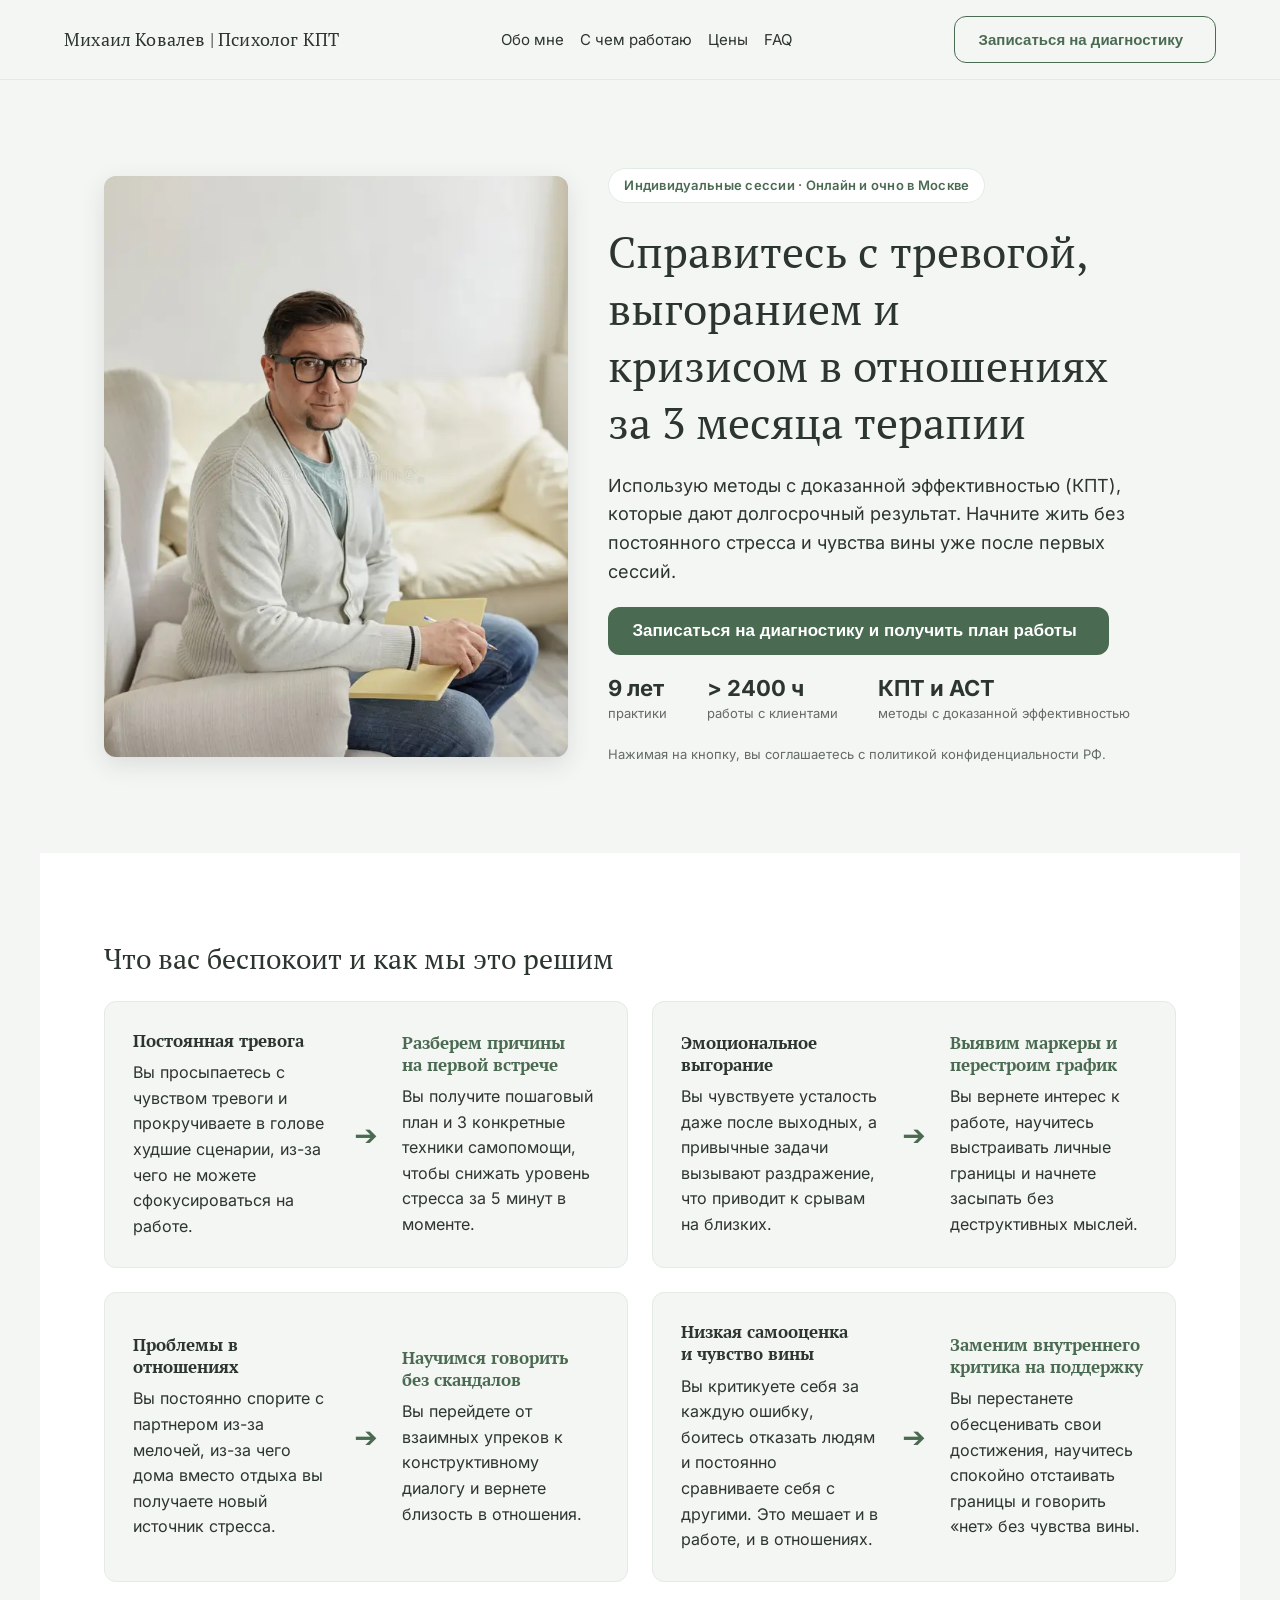
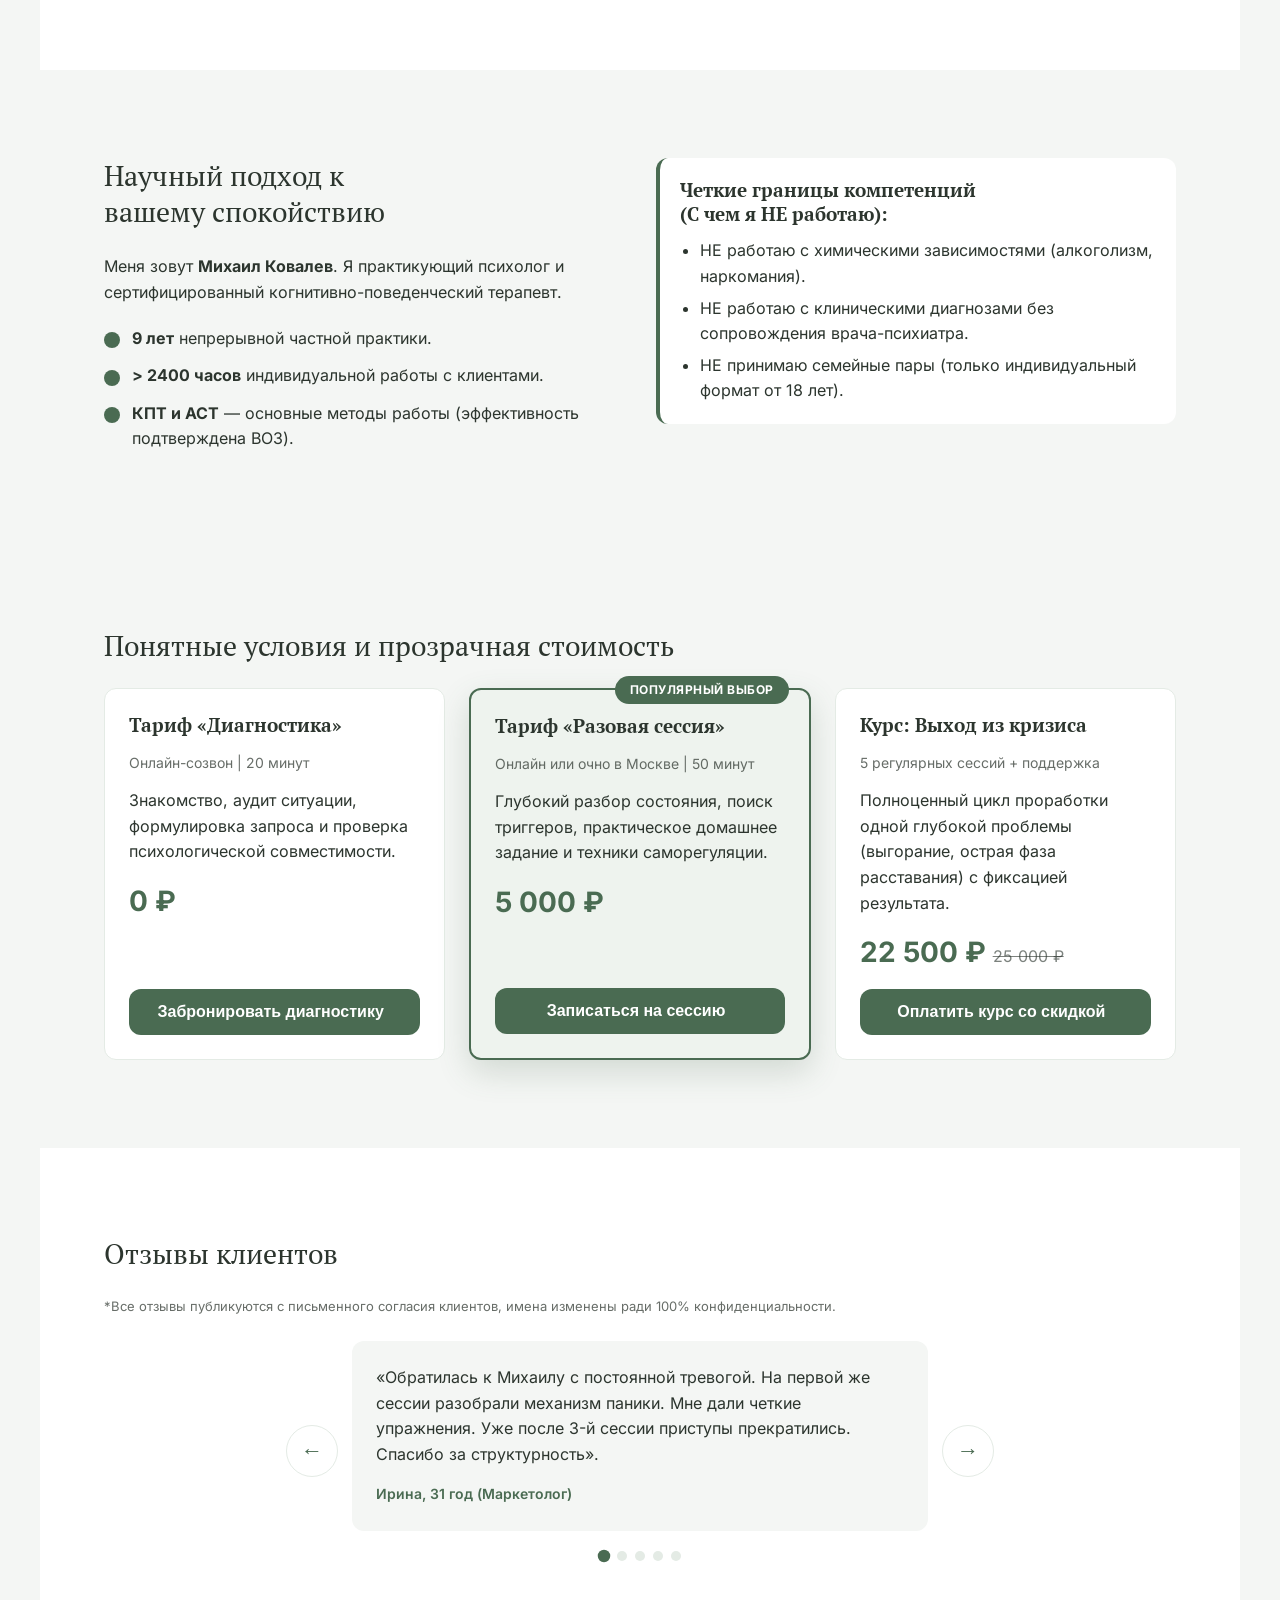
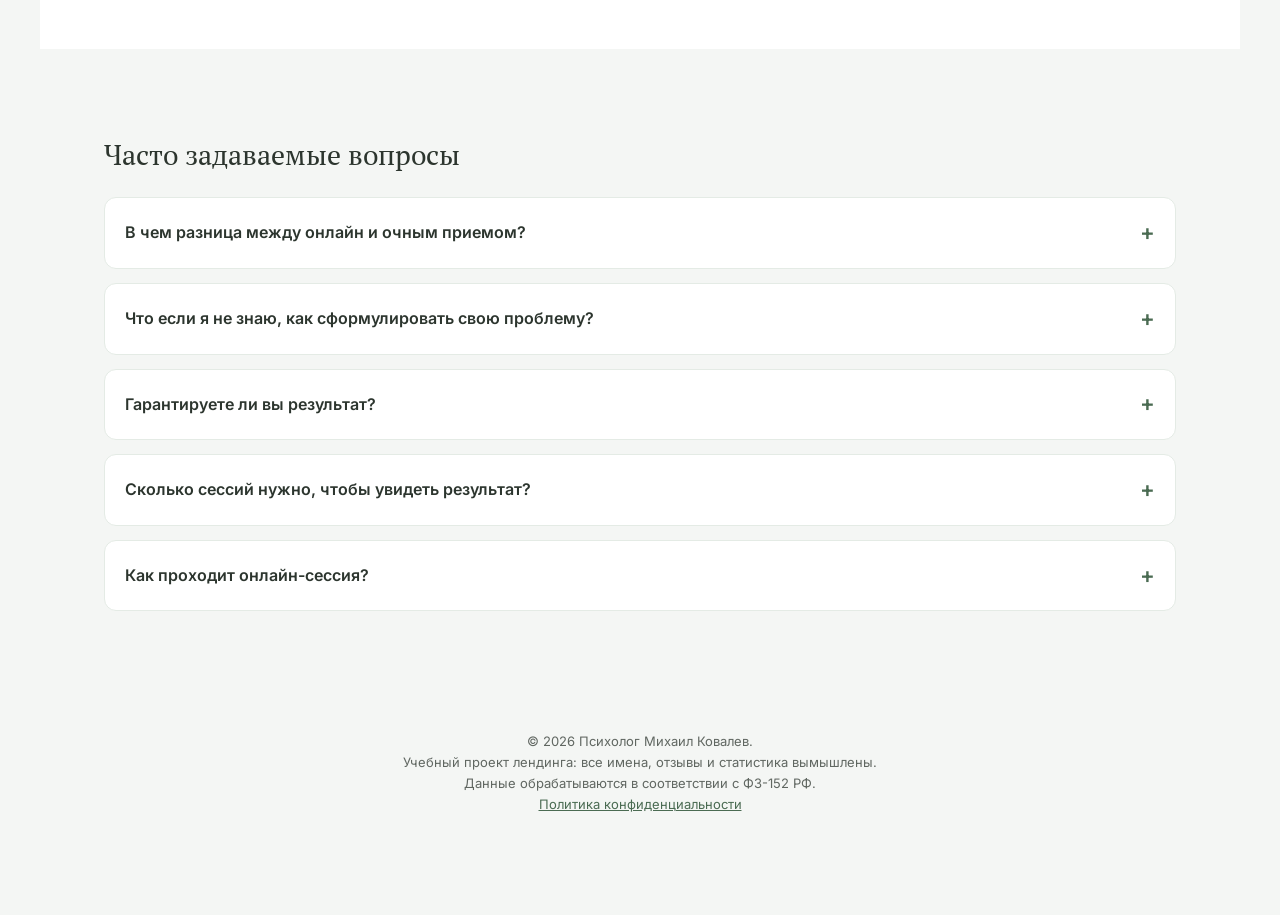
<file: index.html>
<!DOCTYPE html>
<html lang="ru">
<head>
  <meta charset="UTF-8">
  <meta name="viewport" content="width=device-width, initial-scale=1.0">
  <meta name="description" content="Психолог Михаил Ковалев. Когнитивно-поведенческая терапия тревоги, выгорания и кризиса в отношениях. Онлайн и очно в Москве.">
  <title>Михаил Ковалев — Психолог КПТ</title>
  <link rel="icon" type="image/svg+xml" href="assets/favicon.svg">
  <link rel="icon" type="image/png" sizes="32x32" href="assets/favicon.png">
  <link rel="stylesheet" href="assets/fonts.css">
  <link rel="stylesheet" href="styles.css">
  <script src="script.js" defer></script>
</head>
<body>

  <!-- БЛОК: ШАПКА САЙТА -->
  <header class="header">
    <div class="logo">Михаил Ковалев | Психолог КПТ</div>
    <nav class="nav" aria-label="Главное меню">
      <a href="#about">Обо мне</a>
      <a href="#pain">С чем работаю</a>
      <a href="#prices">Цены</a>
      <a href="#faq">FAQ</a>
    </nav>
    <button class="btn btn--ghost btn--header js-open-modal" data-modal-title="Запись на диагностическую сессию">Записаться на диагностику</button>
  </header>

  <main>
    <!-- БЛОК 1: ГЛАВНЫЙ ЭКРАН (HERO) -->
    <section id="hero" class="hero">
      <div class="hero__content">
        <span class="hero__badge">Индивидуальные сессии · Онлайн и очно в Москве</span>
        <h1 class="hero__title">Справитесь с тревогой, выгоранием и кризисом в отношениях за&nbsp;3&nbsp;месяца терапии</h1>
        <p class="hero__subtitle">Использую методы с доказанной эффективностью (КПТ), которые дают долгосрочный результат. Начните жить без постоянного стресса и чувства вины уже после первых сессий.</p>
        <button class="btn btn--hero js-open-modal" data-modal-title="Запись на диагностическую сессию">Записаться на диагностику и получить план работы</button>
        <ul class="hero__stats" aria-label="Опыт и подход">
          <li><strong>9&nbsp;лет</strong><span>практики</span></li>
          <li><strong>&gt; 2400&nbsp;ч</strong><span>работы с клиентами</span></li>
          <li><strong>КПТ и АСТ</strong><span>методы с доказанной эффективностью</span></li>
        </ul>
        <span class="hero__microtext">Нажимая на кнопку, вы соглашаетесь с политикой конфиденциальности РФ.</span>
      </div>
      <div class="hero__image">
        <img src="assets/portrait-psychologist.webp" alt="Психолог Михаил Ковалев" width="600" height="900" decoding="async">
      </div>
    </section>

    <!-- БЛОК 2: БОЛИ И РЕШЕНИЯ -->
    <section id="pain" class="pain-resolved">
      <h2>Что вас беспокоит и как мы это решим</h2>
      <div class="grid-container">
        <article class="card-pair">
          <div class="card-pair__pain">
            <h3>Постоянная тревога</h3>
            <p>Вы просыпаетесь с чувством тревоги и прокручиваете в голове худшие сценарии, из-за чего не можете сфокусироваться на работе.</p>
          </div>
          <div class="card-pair__arrow" aria-hidden="true">➔</div>
          <div class="card-pair__resolution">
            <h3>Разберем причины на первой встрече</h3>
            <p>Вы получите пошаговый план и&nbsp;3&nbsp;конкретные техники самопомощи, чтобы снижать уровень стресса за&nbsp;5&nbsp;минут в моменте.</p>
          </div>
        </article>

        <article class="card-pair">
          <div class="card-pair__pain">
            <h3>Эмоциональное выгорание</h3>
            <p>Вы чувствуете усталость даже после выходных, а привычные задачи вызывают раздражение, что приводит к срывам на близких.</p>
          </div>
          <div class="card-pair__arrow" aria-hidden="true">➔</div>
          <div class="card-pair__resolution">
            <h3>Выявим маркеры и перестроим график</h3>
            <p>Вы вернете интерес к работе, научитесь выстраивать личные границы и начнете засыпать без деструктивных мыслей.</p>
          </div>
        </article>

        <article class="card-pair">
          <div class="card-pair__pain">
            <h3>Проблемы в отношениях</h3>
            <p>Вы постоянно спорите с партнером из-за мелочей, из-за чего дома вместо отдыха вы получаете новый источник стресса.</p>
          </div>
          <div class="card-pair__arrow" aria-hidden="true">➔</div>
          <div class="card-pair__resolution">
            <h3>Научимся говорить без скандалов</h3>
            <p>Вы перейдете от взаимных упреков к конструктивному диалогу и вернете близость в отношения.</p>
          </div>
        </article>

        <article class="card-pair">
          <div class="card-pair__pain">
            <h3>Низкая самооценка и чувство вины</h3>
            <p>Вы критикуете себя за каждую ошибку, боитесь отказать людям и постоянно сравниваете себя с другими. Это мешает и в работе, и в отношениях.</p>
          </div>
          <div class="card-pair__arrow" aria-hidden="true">➔</div>
          <div class="card-pair__resolution">
            <h3>Заменим внутреннего критика на поддержку</h3>
            <p>Вы перестанете обесценивать свои достижения, научитесь спокойно отстаивать границы и говорить «нет» без чувства вины.</p>
          </div>
        </article>
      </div>
    </section>

    <!-- БЛОК 3: ОБО МНЕ -->
    <section id="about" class="about">
      <div class="about__text">
        <h2>Научный подход к вашему спокойствию</h2>
        <p>Меня зовут <strong>Михаил Ковалев</strong>. Я практикующий психолог и сертифицированный когнитивно-поведенческий терапевт.</p>
        <ul class="about__facts">
          <li><strong>9&nbsp;лет</strong> непрерывной частной практики.</li>
          <li><strong>&gt; 2400&nbsp;часов</strong> индивидуальной работы с клиентами.</li>
          <li><strong>КПТ и АСТ</strong>&nbsp;— основные методы работы (эффективность подтверждена ВОЗ).</li>
        </ul>
      </div>
      <div class="about__borders">
        <h3>Четкие границы компетенций (С чем я НЕ работаю):</h3>
        <ul>
          <li>НЕ работаю с химическими зависимостями (алкоголизм, наркомания).</li>
          <li>НЕ работаю с клиническими диагнозами без сопровождения врача-психиатра.</li>
          <li>НЕ принимаю семейные пары (только индивидуальный формат от&nbsp;18&nbsp;лет).</li>
        </ul>
      </div>
    </section>

    <!-- БЛОК 4: УСЛУГИ И ЦЕНЫ -->
    <section id="prices" class="prices">
      <h2>Понятные условия и прозрачная стоимость</h2>
      <div class="prices__grid">
        <div class="price-card">
          <h3>Тариф «Диагностика»</h3>
          <p class="price-card__format">Онлайн-созвон | 20&nbsp;минут</p>
          <p class="price-card__desc">Знакомство, аудит ситуации, формулировка запроса и проверка психологической совместимости.</p>
          <div class="price-card__cost">0&nbsp;₽</div>
          <button class="btn btn--card js-open-modal" data-modal-title="Бронирование бесплатной диагностики">Забронировать диагностику</button>
        </div>

        <div class="price-card price-card--popular">
          <span class="price-card__badge">Популярный выбор</span>
          <h3>Тариф «Разовая сессия»</h3>
          <p class="price-card__format">Онлайн или очно в Москве | 50&nbsp;минут</p>
          <p class="price-card__desc">Глубокий разбор состояния, поиск триггеров, практическое домашнее задание и техники саморегуляции.</p>
          <div class="price-card__cost">5&nbsp;000&nbsp;₽</div>
          <button class="btn btn--card js-open-modal" data-modal-title="Запись на разовую сессию">Записаться на сессию</button>
        </div>

        <div class="price-card">
          <h3>Курс: Выход из кризиса</h3>
          <p class="price-card__format">5&nbsp;регулярных сессий + поддержка</p>
          <p class="price-card__desc">Полноценный цикл проработки одной глубокой проблемы (выгорание, острая фаза расставания) с фиксацией результата.</p>
          <div class="price-card__cost">22&nbsp;500&nbsp;₽ <span class="old-price">25&nbsp;000&nbsp;₽</span></div>
          <button class="btn btn--card js-open-modal" data-modal-title="Оформление курса «Выход из кризиса»" data-modal-subtitle="">Оплатить курс со скидкой</button>
        </div>
      </div>
    </section>

    <!-- БЛОК 5: ОТЗЫВЫ -->
    <section id="reviews" class="reviews">
      <h2>Отзывы клиентов</h2>
      <p class="reviews__disclaimer">*Все отзывы публикуются с письменного согласия клиентов, имена изменены ради 100% конфиденциальности.</p>
      <div class="slider-wrapper">
        <button type="button" class="slider-btn slider-btn--prev" aria-label="Предыдущий отзыв">&larr;</button>

        <div class="reviews__slider">
          <!-- Отзыв 1 (Активный по умолчанию) -->
          <blockquote class="review-bubble active">
            <p>«Обратилась к Михаилу с постоянной тревогой. На первой же сессии разобрали механизм паники. Мне дали четкие упражнения. Уже после 3-й сессии приступы прекратились. Спасибо за структурность».</p>
            <cite>Ирина, 31&nbsp;год (Маркетолог)</cite>
          </blockquote>

          <!-- Отзыв 2 -->
          <blockquote class="review-bubble">
            <p>«Был жесткий кризис в бизнесе. Михаила выбрал за конкретику&nbsp;— без эзотерики. За&nbsp;3&nbsp;встречи паника ушла, за пару месяцев полностью вернул контроль над эмоциональным фоном».</p>
            <cite>Артем, 36&nbsp;лет (Предприниматель)</cite>
          </blockquote>

          <!-- Отзыв 3 -->
          <blockquote class="review-bubble">
            <p>«Пришла с проблемой, что не умею говорить "нет" и постоянно живу ради чужого одобрения. Понравилось, что Михаил давал задания для реальной жизни. Жалею, что не пришла на терапию на&nbsp;3&nbsp;года раньше».</p>
            <cite>Ольга, 28&nbsp;лет (Юрист)</cite>
          </blockquote>

          <!-- Отзыв 4 -->
          <blockquote class="review-bubble">
            <p>«Пришёл с выгоранием и мыслью, что терапия&nbsp;— не для меня. Сначала просто выговорился, потом начали разбирать конкретные триггеры на работе. Через 2&nbsp;месяца перестал срываться на команду и снова начал высыпаться».</p>
            <cite>Дмитрий, 44&nbsp;года (Руководитель отдела)</cite>
          </blockquote>

          <!-- Отзыв 5 -->
          <blockquote class="review-bubble">
            <p>«Из-за панических атак боялась выходить на дежурства. Михаил объяснил механизм страха и дал простой протокол для моментов "вот-вот паника". Через месяц спокойно ездила в метро и работала в ночные смены».</p>
            <cite>Анна, 33&nbsp;года (Врач)</cite>
          </blockquote>
        </div>

        <button type="button" class="slider-btn slider-btn--next" aria-label="Следующий отзыв">&rarr;</button>
      </div>
    </section>

    <!-- БЛОК 6: FAQ -->
    <section id="faq" class="faq">
      <h2>Часто задаваемые вопросы</h2>
      <div class="faq__container">
        <details class="faq__item">
          <summary class="faq__question">В чем разница между онлайн и очным приемом?</summary>
          <p class="faq__answer">С точки зрения эффективности в КПТ&nbsp;— разницы нет. Онлайн экономит время на дорогу. Очный формат подходит тем, кому важно физически сменить пространство.</p>
        </details>
        <details class="faq__item">
          <summary class="faq__question">Что если я не знаю, как сформулировать свою проблему?</summary>
          <p class="faq__answer">Это абсолютно нормально. Сформулировать четкий и решаемый запрос&nbsp;— это задача нашей первой бесплатной диагностической встречи.</p>
        </details>
        <details class="faq__item">
          <summary class="faq__question">Гарантируете ли вы результат?</summary>
          <p class="faq__answer">В психологии результат&nbsp;— это разделенная ответственность. Со своей стороны я гарантирую использование научно подтвержденных протоколов КПТ, которые доказали свою эффективность в международных исследованиях.</p>
        </details>
        <details class="faq__item">
          <summary class="faq__question">Сколько сессий нужно, чтобы увидеть результат?</summary>
          <p class="faq__answer">Первые изменения обычно заметны уже после 3–4&nbsp;встреч: снижается тревожность, появляются работающие техники самопомощи. Для устойчивого результата по одной глубокой теме чаще всего достаточно 9–12&nbsp;сессий&nbsp;— точный план составляется по итогам диагностики.</p>
        </details>
        <details class="faq__item">
          <summary class="faq__question">Как проходит онлайн-сессия?</summary>
          <p class="faq__answer">По видеосвязи в течение 50&nbsp;минут. Достаточно тихого места и наушников. По эффективности онлайн-формат в КПТ не уступает очному, а экономит время на дорогу.</p>
        </details>
      </div>
    </section>
  </main>

  <!-- БЛОК 7: ВСПЛЫВАЮЩЕЕ МОДАЛЬНОЕ ОКНО С ФОРМОЙ (POP-UP) -->
  <div id="modal-form" class="modal" role="dialog" aria-modal="true" aria-labelledby="modal-title" aria-hidden="true" data-lm-timeout="12000">
    <div class="modal__overlay"></div>
    <div class="modal__window">
      <button type="button" class="modal__close" aria-label="Закрыть окно">&times;</button>
      <h2 id="modal-title">Запись на диагностическую сессию</h2>
      <p class="modal__subtitle">В неделю я беру не более 3&nbsp;новых клиентов. До конца недели осталось всего 1&nbsp;свободное место.</p>

      <div class="lm-frame" id="lmFrame">
        <div class="lm-frame__loader" aria-hidden="true">
          <span class="lm-frame__spinner"></span>
        </div>
        <iframe data-src="https://forms.yandex.ru/u/6abecf3af47e7306390497e7?iframe=1"
                title="Форма записи на приём"
                allow="clipboard-write"
                referrerpolicy="no-referrer-when-downgrade"></iframe>
      </div>

      <p class="lm__fallback" hidden>
        Форма не загрузилась&nbsp;— <a href="https://forms.yandex.ru/u/6abecf3af47e7306390497e7?iframe=1" target="_blank" rel="noopener">откройте её в новой вкладке</a>.
      </p>

      <p class="form__privacy">Отправляя форму, вы соглашаетесь с <!-- ЗАГЛУШКА: замените href на файл политики (например, privacy.html) --><a href="#" class="privacy-stub" aria-disabled="true" title="Ссылка-заглушка: здесь будет политика конфиденциальности">политикой конфиденциальности</a>. Обработка персональных данных&nbsp;— в соответствии с ФЗ-152&nbsp;РФ, серверы находятся на территории России.</p>
    </div>
  </div>

  <footer class="footer">
    <p>
      &copy; 2026&nbsp;Психолог Михаил Ковалев.<br>
      Учебный проект лендинга: все имена, отзывы и статистика вымышлены.<br>
      Данные обрабатываются в соответствии с ФЗ-152&nbsp;РФ.<br>
      <!-- ЗАГЛУШКА: замените href на файл политики --><a href="#" class="privacy-stub" aria-disabled="true" title="Ссылка-заглушка: здесь будет политика конфиденциальности">Политика конфиденциальности</a>
    </p>
  </footer>

  <div class="sticky-bottom-bar">
    <button class="btn btn--sticky js-open-modal" data-modal-title="Запись на бесплатную диагностику">Записаться на бесплатную диагностику</button>
  </div>

</body>
</html>
</file>
<file: assets/fonts.css>
﻿/* cyrillic-ext */
@font-face {
  font-family: 'Inter';
  font-style: normal;
  font-weight: 400;
  font-display: swap;
  src: url(fonts/inter-400-cyrillic-ext.woff2) format('woff2');
  unicode-range: U+0460-052F, U+1C80-1C8A, U+20B4, U+2DE0-2DFF, U+A640-A69F, U+FE2E-FE2F;
}

/* cyrillic */
@font-face {
  font-family: 'Inter';
  font-style: normal;
  font-weight: 400;
  font-display: swap;
  src: url(fonts/inter-400-cyrillic.woff2) format('woff2');
  unicode-range: U+0301, U+0400-045F, U+0490-0491, U+04B0-04B1, U+2116;
}

/* latin-ext */
@font-face {
  font-family: 'Inter';
  font-style: normal;
  font-weight: 400;
  font-display: swap;
  src: url(fonts/inter-400-latin-ext.woff2) format('woff2');
  unicode-range: U+0100-02BA, U+02BD-02C5, U+02C7-02CC, U+02CE-02D7, U+02DD-02FF, U+0304, U+0308, U+0329, U+1D00-1DBF, U+1E00-1E9F, U+1EF2-1EFF, U+2020, U+20A0-20AB, U+20AD-20C0, U+2113, U+2C60-2C7F, U+A720-A7FF;
}

/* latin */
@font-face {
  font-family: 'Inter';
  font-style: normal;
  font-weight: 400;
  font-display: swap;
  src: url(fonts/inter-400-latin.woff2) format('woff2');
  unicode-range: U+0000-00FF, U+0131, U+0152-0153, U+02BB-02BC, U+02C6, U+02DA, U+02DC, U+0304, U+0308, U+0329, U+2000-206F, U+20AC, U+2122, U+2191, U+2193, U+2212, U+2215, U+FEFF, U+FFFD;
}

/* cyrillic-ext */
@font-face {
  font-family: 'Inter';
  font-style: normal;
  font-weight: 500;
  font-display: swap;
  src: url(fonts/inter-500-cyrillic-ext.woff2) format('woff2');
  unicode-range: U+0460-052F, U+1C80-1C8A, U+20B4, U+2DE0-2DFF, U+A640-A69F, U+FE2E-FE2F;
}

/* cyrillic */
@font-face {
  font-family: 'Inter';
  font-style: normal;
  font-weight: 500;
  font-display: swap;
  src: url(fonts/inter-500-cyrillic.woff2) format('woff2');
  unicode-range: U+0301, U+0400-045F, U+0490-0491, U+04B0-04B1, U+2116;
}

/* latin-ext */
@font-face {
  font-family: 'Inter';
  font-style: normal;
  font-weight: 500;
  font-display: swap;
  src: url(fonts/inter-500-latin-ext.woff2) format('woff2');
  unicode-range: U+0100-02BA, U+02BD-02C5, U+02C7-02CC, U+02CE-02D7, U+02DD-02FF, U+0304, U+0308, U+0329, U+1D00-1DBF, U+1E00-1E9F, U+1EF2-1EFF, U+2020, U+20A0-20AB, U+20AD-20C0, U+2113, U+2C60-2C7F, U+A720-A7FF;
}

/* latin */
@font-face {
  font-family: 'Inter';
  font-style: normal;
  font-weight: 500;
  font-display: swap;
  src: url(fonts/inter-500-latin.woff2) format('woff2');
  unicode-range: U+0000-00FF, U+0131, U+0152-0153, U+02BB-02BC, U+02C6, U+02DA, U+02DC, U+0304, U+0308, U+0329, U+2000-206F, U+20AC, U+2122, U+2191, U+2193, U+2212, U+2215, U+FEFF, U+FFFD;
}

/* cyrillic-ext */
@font-face {
  font-family: 'Inter';
  font-style: normal;
  font-weight: 600;
  font-display: swap;
  src: url(fonts/inter-600-cyrillic-ext.woff2) format('woff2');
  unicode-range: U+0460-052F, U+1C80-1C8A, U+20B4, U+2DE0-2DFF, U+A640-A69F, U+FE2E-FE2F;
}

/* cyrillic */
@font-face {
  font-family: 'Inter';
  font-style: normal;
  font-weight: 600;
  font-display: swap;
  src: url(fonts/inter-600-cyrillic.woff2) format('woff2');
  unicode-range: U+0301, U+0400-045F, U+0490-0491, U+04B0-04B1, U+2116;
}

/* latin-ext */
@font-face {
  font-family: 'Inter';
  font-style: normal;
  font-weight: 600;
  font-display: swap;
  src: url(fonts/inter-600-latin-ext.woff2) format('woff2');
  unicode-range: U+0100-02BA, U+02BD-02C5, U+02C7-02CC, U+02CE-02D7, U+02DD-02FF, U+0304, U+0308, U+0329, U+1D00-1DBF, U+1E00-1E9F, U+1EF2-1EFF, U+2020, U+20A0-20AB, U+20AD-20C0, U+2113, U+2C60-2C7F, U+A720-A7FF;
}

/* latin */
@font-face {
  font-family: 'Inter';
  font-style: normal;
  font-weight: 600;
  font-display: swap;
  src: url(fonts/inter-600-latin.woff2) format('woff2');
  unicode-range: U+0000-00FF, U+0131, U+0152-0153, U+02BB-02BC, U+02C6, U+02DA, U+02DC, U+0304, U+0308, U+0329, U+2000-206F, U+20AC, U+2122, U+2191, U+2193, U+2212, U+2215, U+FEFF, U+FFFD;
}

/* cyrillic-ext */
@font-face {
  font-family: 'Inter';
  font-style: normal;
  font-weight: 700;
  font-display: swap;
  src: url(fonts/inter-700-cyrillic-ext.woff2) format('woff2');
  unicode-range: U+0460-052F, U+1C80-1C8A, U+20B4, U+2DE0-2DFF, U+A640-A69F, U+FE2E-FE2F;
}

/* cyrillic */
@font-face {
  font-family: 'Inter';
  font-style: normal;
  font-weight: 700;
  font-display: swap;
  src: url(fonts/inter-700-cyrillic.woff2) format('woff2');
  unicode-range: U+0301, U+0400-045F, U+0490-0491, U+04B0-04B1, U+2116;
}

/* latin-ext */
@font-face {
  font-family: 'Inter';
  font-style: normal;
  font-weight: 700;
  font-display: swap;
  src: url(fonts/inter-700-latin-ext.woff2) format('woff2');
  unicode-range: U+0100-02BA, U+02BD-02C5, U+02C7-02CC, U+02CE-02D7, U+02DD-02FF, U+0304, U+0308, U+0329, U+1D00-1DBF, U+1E00-1E9F, U+1EF2-1EFF, U+2020, U+20A0-20AB, U+20AD-20C0, U+2113, U+2C60-2C7F, U+A720-A7FF;
}

/* latin */
@font-face {
  font-family: 'Inter';
  font-style: normal;
  font-weight: 700;
  font-display: swap;
  src: url(fonts/inter-700-latin.woff2) format('woff2');
  unicode-range: U+0000-00FF, U+0131, U+0152-0153, U+02BB-02BC, U+02C6, U+02DA, U+02DC, U+0304, U+0308, U+0329, U+2000-206F, U+20AC, U+2122, U+2191, U+2193, U+2212, U+2215, U+FEFF, U+FFFD;
}

/* cyrillic-ext */
@font-face {
  font-family: 'Inter';
  font-style: normal;
  font-weight: 800;
  font-display: swap;
  src: url(fonts/inter-800-cyrillic-ext.woff2) format('woff2');
  unicode-range: U+0460-052F, U+1C80-1C8A, U+20B4, U+2DE0-2DFF, U+A640-A69F, U+FE2E-FE2F;
}

/* cyrillic */
@font-face {
  font-family: 'Inter';
  font-style: normal;
  font-weight: 800;
  font-display: swap;
  src: url(fonts/inter-800-cyrillic.woff2) format('woff2');
  unicode-range: U+0301, U+0400-045F, U+0490-0491, U+04B0-04B1, U+2116;
}

/* latin-ext */
@font-face {
  font-family: 'Inter';
  font-style: normal;
  font-weight: 800;
  font-display: swap;
  src: url(fonts/inter-800-latin-ext.woff2) format('woff2');
  unicode-range: U+0100-02BA, U+02BD-02C5, U+02C7-02CC, U+02CE-02D7, U+02DD-02FF, U+0304, U+0308, U+0329, U+1D00-1DBF, U+1E00-1E9F, U+1EF2-1EFF, U+2020, U+20A0-20AB, U+20AD-20C0, U+2113, U+2C60-2C7F, U+A720-A7FF;
}

/* latin */
@font-face {
  font-family: 'Inter';
  font-style: normal;
  font-weight: 800;
  font-display: swap;
  src: url(fonts/inter-800-latin.woff2) format('woff2');
  unicode-range: U+0000-00FF, U+0131, U+0152-0153, U+02BB-02BC, U+02C6, U+02DA, U+02DC, U+0304, U+0308, U+0329, U+2000-206F, U+20AC, U+2122, U+2191, U+2193, U+2212, U+2215, U+FEFF, U+FFFD;
}

/* === PT Serif: локальная замена Google Fonts (ФЗ-152) === */
/* cyrillic-ext */
@font-face {
  font-family: 'PT Serif';
  font-style: italic;
  font-weight: 400;
  font-display: swap;
  src: url(fonts/pt-serif-cyrillic-ext-400i.woff2) format('woff2');
  unicode-range: U+0460-052F, U+1C80-1C8A, U+20B4, U+2DE0-2DFF, U+A640-A69F, U+FE2E-FE2F;
}
/* cyrillic */
@font-face {
  font-family: 'PT Serif';
  font-style: italic;
  font-weight: 400;
  font-display: swap;
  src: url(fonts/pt-serif-cyrillic-400i.woff2) format('woff2');
  unicode-range: U+0301, U+0400-045F, U+0490-0491, U+04B0-04B1, U+2116;
}
/* latin */
@font-face {
  font-family: 'PT Serif';
  font-style: italic;
  font-weight: 400;
  font-display: swap;
  src: url(fonts/pt-serif-latin-400i.woff2) format('woff2');
  unicode-range: U+0000-00FF, U+0131, U+0152-0153, U+02BB-02BC, U+02C6, U+02DA, U+02DC, U+0304, U+0308, U+0329, U+2000-206F, U+20AC, U+2122, U+2191, U+2193, U+2212, U+2215, U+FEFF, U+FFFD;
}
/* cyrillic-ext */
@font-face {
  font-family: 'PT Serif';
  font-style: normal;
  font-weight: 400;
  font-display: swap;
  src: url(fonts/pt-serif-cyrillic-ext-400.woff2) format('woff2');
  unicode-range: U+0460-052F, U+1C80-1C8A, U+20B4, U+2DE0-2DFF, U+A640-A69F, U+FE2E-FE2F;
}
/* cyrillic */
@font-face {
  font-family: 'PT Serif';
  font-style: normal;
  font-weight: 400;
  font-display: swap;
  src: url(fonts/pt-serif-cyrillic-400.woff2) format('woff2');
  unicode-range: U+0301, U+0400-045F, U+0490-0491, U+04B0-04B1, U+2116;
}
/* latin */
@font-face {
  font-family: 'PT Serif';
  font-style: normal;
  font-weight: 400;
  font-display: swap;
  src: url(fonts/pt-serif-latin-400.woff2) format('woff2');
  unicode-range: U+0000-00FF, U+0131, U+0152-0153, U+02BB-02BC, U+02C6, U+02DA, U+02DC, U+0304, U+0308, U+0329, U+2000-206F, U+20AC, U+2122, U+2191, U+2193, U+2212, U+2215, U+FEFF, U+FFFD;
}
/* cyrillic-ext */
@font-face {
  font-family: 'PT Serif';
  font-style: normal;
  font-weight: 700;
  font-display: swap;
  src: url(fonts/pt-serif-cyrillic-ext-700.woff2) format('woff2');
  unicode-range: U+0460-052F, U+1C80-1C8A, U+20B4, U+2DE0-2DFF, U+A640-A69F, U+FE2E-FE2F;
}
/* cyrillic */
@font-face {
  font-family: 'PT Serif';
  font-style: normal;
  font-weight: 700;
  font-display: swap;
  src: url(fonts/pt-serif-cyrillic-700.woff2) format('woff2');
  unicode-range: U+0301, U+0400-045F, U+0490-0491, U+04B0-04B1, U+2116;
}
/* latin */
@font-face {
  font-family: 'PT Serif';
  font-style: normal;
  font-weight: 700;
  font-display: swap;
  src: url(fonts/pt-serif-latin-700.woff2) format('woff2');
  unicode-range: U+0000-00FF, U+0131, U+0152-0153, U+02BB-02BC, U+02C6, U+02DA, U+02DC, U+0304, U+0308, U+0329, U+2000-206F, U+20AC, U+2122, U+2191, U+2193, U+2212, U+2215, U+FEFF, U+FFFD;
}
</file>
<file: styles.css>
/* ============================================================
   Лендинг психолога «Михаил Ковалев» — стили лесотерапии
   Mobile-first: базовые стили — для телефона,
   медиавыражения (min-width) — для планшета и десктопа.
   Размеры в rem/em от базового шрифта 16px.
   ============================================================ */

:root {
  /* Палитра */
  --bg-color: #F4F6F4;          /* мягкий шалфейно-серый */
  --text-color: #2C352E;        /* глубокий графитово-зеленый */
  --accent-color: #4A6B52;      /* приглушенный зеленый */
  --accent-dark: #3A5641;       /* акцент для hover/focus */
  --accent-light: #E4EBE5;      /* подложки и бордеры */
  --accent-soft: #EEF3EE;       /* тёплая зелёная подложка карточек */
  --white: #FFFFFF;
  --danger: #8C3B3B;

  /* Типографика */
  --font-display: "PT Serif", Georgia, "Times New Roman", serif;
  --font-body: "Inter", "Segoe UI", system-ui, -apple-system, Arial, sans-serif;
  --font-base: var(--font-body);
  --radius: 0.75rem;
  --shadow: 0 0.5rem 1.5rem rgba(44, 53, 46, 0.12);
  --shadow-pop: 0 0.75rem 2rem rgba(74, 107, 82, 0.2);

  /* Отступы */
  --container: 2rem;            /* боковой отступ контейнера на мобильных */
  --section-gap: 4rem;          /* отступ между секциями */
}

/* ---------- Сброс и база ---------- */
*,
*::before,
*::after {
  box-sizing: border-box;
  margin: 0;
  padding: 0;
}

html {
  font-size: 100%;              /* 16px = 1rem */
  scroll-behavior: smooth;
  scroll-padding-top: 5rem;     /* чтобы якоря не прятались под шапкой */
}

body {
  font-family: var(--font-base);
  line-height: 1.6;
  color: var(--text-color);
  background-color: var(--bg-color);
  padding-bottom: calc(4.25rem + env(safe-area-inset-bottom));         /* место под фиксированную нижнюю панель */
  -webkit-font-smoothing: antialiased;
}

img {
  max-width: 100%;
  height: auto;
  display: block;
}

h1, h2, h3 {
  font-family: var(--font-display);
  line-height: 1.3;
  text-wrap: balance;
}

h1, h2 { font-weight: 400; }   /* крупные заголовки — спокойно, без жирного */
h3 { font-weight: 700; }       /* мелкие подзаголовки — чёткая иерархия */

h1 { font-size: 1.75rem; }
h2 { font-size: 1.5rem; margin-bottom: 1.5rem; }

a { color: var(--accent-color); }

::selection { background: var(--accent-light); }

/* Фокус для доступности (виден и на клавиатуре, и на тач-скрине) */
:focus-visible {
  outline: 0.1875rem solid var(--accent-color);
  outline-offset: 0.125rem;
}

/* Избранные элементы невидимы для скринридеров */
[aria-hidden="true"] { user-select: none; }

/* ---------- Кнопки ---------- */
.btn {
  display: inline-flex;
  align-items: center;
  justify-content: center;
  gap: 0.5rem;
  border: none;
  border-radius: var(--radius);
  background-color: var(--accent-color);
  color: var(--white);
  font-size: 1rem;
  font-weight: 600;
  text-align: center;
  text-decoration: none;
  padding: 0.875rem 1.5rem;
  cursor: pointer;
  transition: background-color 0.2s ease, transform 0.1s ease, box-shadow 0.2s ease;
}

.btn:hover {
  background-color: var(--accent-dark);
  box-shadow: var(--shadow);
}

.btn:active { transform: translateY(0.0625rem); }

/* Стрелка появляется на CTA при наведении / фокусе */
.btn::after {
  content: "→";
  width: 0;
  overflow: hidden;
  opacity: 0;
  transition: width 0.2s ease, opacity 0.2s ease;
}

.btn:hover::after,
.btn:focus-visible::after {
  width: 1.1em;
  opacity: 1;
}

/* «Призрачная» кнопка для второстепенных CTA (шапка) */
.btn--ghost {
  background-color: transparent;
  color: var(--accent-color);
  border: 0.0625rem solid var(--accent-color);
}

.btn--ghost:hover {
  background-color: var(--accent-color);
  color: var(--white);
  box-shadow: var(--shadow);
}

.btn--cta { font-size: 1.125rem; } /* увеличенная CTA */

/* ---------- Шапка ---------- */
.header {
  position: sticky;
  top: 0;
  z-index: 20;
  display: flex;
  flex-direction: column;
  gap: 1rem;
  padding: 1rem var(--container);
  background-color: rgba(244, 246, 244, 0.92);
  backdrop-filter: blur(0.25rem);
  border-bottom: 0.0625rem solid var(--accent-light);
}

.logo {
  font-family: var(--font-display);
  font-size: 1.125rem;
  letter-spacing: 0.01em;
}

.nav {
  display: flex;
  flex-wrap: wrap;
  gap: 0.25rem 1rem;
}

.nav a {
  color: var(--text-color);
  text-decoration: none;
  font-size: 0.9375rem;
  padding: 0.25em 0;
}

.nav a:hover { color: var(--accent-color); }

.btn--header {
  width: 100%;
  font-size: 0.9375rem;
}

/* ---------- Контейнер секций ---------- */
.hero,
.pain-resolved,
.about,
.prices,
.reviews,
.faq {
  padding: var(--section-gap) var(--container);
  max-width: 75rem;
  margin-inline: auto;
}

/* ---------- Блок 1: Hero ---------- */
.hero {
  display: grid;
  gap: 2rem;
  align-items: center;
}

.hero__content { display: flex; flex-direction: column; gap: 1.25rem; align-items: flex-start; }

.btn--hero {
  font-size: 1.0625rem;
}

.hero__badge {
  display: inline-flex;
  align-items: center;
  padding: 0.375rem 0.9375rem;
  border: 0.0625rem solid var(--accent-light);
  border-radius: 99em;
  background-color: var(--white);
  color: var(--accent-color);
  font-size: 0.8125rem;
  font-weight: 600;
  letter-spacing: 0.02em;
}

.hero__stats {
  list-style: none;
  display: flex;
  flex-wrap: wrap;
  gap: 1.5rem 2.5rem;
  padding-left: 0;
}

.hero__stats li {
  display: grid;
  gap: 0.125rem;
}

.hero__stats strong {
  font-size: 1.375rem;
  line-height: 1.2;
  color: var(--text-color);
}

.hero__stats span {
  font-size: 0.8125rem;
  color: rgba(44, 53, 46, 0.72);
}

.hero__microtext {
  font-size: 0.8125rem;
  color: rgba(44, 53, 46, 0.72);
}

.hero__image {
  border-radius: var(--radius);
  overflow: hidden;
  box-shadow: var(--shadow);
  aspect-ratio: 4 / 5; /* лёгкий кроп вертикали: 2:3 исходник → 4:5 кадр */
  background-color: var(--accent-light); /* подложка на время загрузки */
}

.hero__image img {
  width: 100%;
  height: 100%;
  object-fit: cover;
  object-position: center; /* обрезаем только края, лицо не трогаем */
}

/* ---------- Блок 2: Боли и решения ---------- */
.pain-resolved { background-color: var(--white); }

.grid-container {
  display: grid;
  gap: 1.5rem;
}

.card-pair {
  display: grid;
  gap: 0.875rem;
  padding: 1.25rem;
  background-color: var(--bg-color);
  border-radius: var(--radius);
  border: 0.0625rem solid var(--accent-light);
}

.card-pair__pain h3,
.card-pair__resolution h3 { font-size: 1.0625rem; margin-bottom: 0.5rem; }

.card-pair__resolution h3 { color: var(--accent-color); }

.card-pair__arrow {
  justify-self: start;
  color: var(--accent-color);
  font-size: 1.5rem;
  line-height: 1;
}

/* ---------- Блок 3: Обо мне ---------- */
.about {
  display: grid;
  gap: 2rem;
}

.about__facts {
  list-style: none;
  display: grid;
  gap: 0.75rem;
  margin-top: 1.25rem;
  padding-left: 0;
}

.about__facts li {
  padding-left: 1.75em;
  position: relative;
}

.about__facts li::before {
  content: "";
  position: absolute;
  left: 0;
  top: 0.4em;
  width: 1em;
  height: 1em;
  border-radius: 50%;
  background: var(--accent-color);
}

.about__borders {
  background-color: var(--white);
  border-left: 0.25rem solid var(--accent-color);
  border-radius: var(--radius);
  padding: 1.25rem;
}

.about__borders ul {
  margin-top: 0.75rem;
  padding-left: 1.25rem;
  display: grid;
  gap: 0.375rem;
}

/* ---------- Блок 4: Цены ---------- */
.prices__grid {
  display: grid;
  gap: 1.5rem;
}

.price-card {
  position: relative;           /* для бейджа */
  display: flex;
  flex-direction: column;
  gap: 0.875rem;
  padding: 1.5rem;
  background-color: var(--white);
  border-radius: var(--radius);
  border: 0.0625rem solid var(--accent-light);
}

.price-card--popular {
  background-color: var(--accent-soft);
  border: 0.125rem solid var(--accent-color);
  box-shadow: var(--shadow-pop);
}

.price-card__badge {
  position: absolute;
  top: -0.875rem;
  right: 1.25rem;
  padding: 0.25rem 0.9375rem;
  border-radius: 99em;
  background-color: var(--accent-color);
  color: var(--white);
  font-size: 0.75rem;
  font-weight: 700;
  letter-spacing: 0.04em;
  text-transform: uppercase;
}

.price-card__format {
  font-size: 0.875rem;
  color: rgba(44, 53, 46, 0.72);
}

.price-card__cost {
  font-size: 1.75rem;
  font-weight: 700;
  color: var(--accent-color);
}

.old-price {
  font-size: 1rem;
  font-weight: 400;
  color: rgba(44, 53, 46, 0.62);
  text-decoration: line-through;
}

.btn--card {
  margin-top: auto;
}

/* ---------- Блок 5: Отзывы ---------- */
.reviews { background-color: var(--white); }

.reviews__disclaimer {
  font-size: 0.8125rem;
  color: rgba(44, 53, 46, 0.72);
  margin-bottom: 1.5rem;
}

.slider-wrapper {
  display: flex;
  align-items: center;
  justify-content: center;
  gap: 0.875rem;
  max-width: 48rem;
  margin-inline: auto;
}

.reviews__slider {
  flex: 1 1 auto;
  min-width: 0;
  max-width: 36rem;
}

.review-bubble {
  display: none;
  position: relative;
  background-color: var(--bg-color);
  border-radius: var(--radius);
  padding: 1.5rem;
  margin: 0;
  animation: fade-slide 0.35s ease;
}

.review-bubble.active { display: block; }

@keyframes fade-slide {
  from { opacity: 0; transform: translateY(0.5rem); }
  to   { opacity: 1; transform: translateY(0); }
}

.review-bubble p { margin-bottom: 0.875rem; }

.review-bubble cite {
  font-style: normal;
  font-size: 0.875rem;
  color: var(--accent-color);
  font-weight: 600;
}

.slider-btn {
  flex: 0 0 auto;
  width: 3rem;
  height: 3rem;
  display: flex;
  align-items: center;
  justify-content: center;
  border: 0.0625rem solid var(--accent-light);
  border-radius: 50%;
  background-color: var(--white);
  color: var(--accent-color);
  font-size: 1.25rem;
  line-height: 1;
  cursor: pointer;
  transition: background-color 0.2s ease, color 0.2s ease, border-color 0.2s ease;
}

.slider-btn:hover {
  background-color: var(--accent-color);
  color: var(--white);
  border-color: var(--accent-color);
}

.reviews__dots {
  display: flex;
  justify-content: center;
  gap: 0.5rem;
  margin-top: 1.25rem;
}

.reviews__dot {
  width: 0.625rem;
  height: 0.625rem;
  padding: 0;
  border: none;
  border-radius: 50%;
  background-color: var(--accent-light);
  cursor: pointer;
  transition: background-color 0.2s ease, transform 0.2s ease;
}

.reviews__dot:hover { background-color: var(--accent-color); }

.reviews__dot.active {
  background-color: var(--accent-color);
  transform: scale(1.25);
}

/* ---------- Блок 6: FAQ ---------- */
.faq__container { display: grid; gap: 0.875rem; }

.faq__item {
  background-color: var(--white);
  border: 0.0625rem solid var(--accent-light);
  border-radius: var(--radius);
  padding: 0.5rem 1.25rem;
}

.faq__question {
  cursor: pointer;
  list-style: none;
  font-weight: 600;
  padding: 0.875rem 1.5rem 0.875rem 0;
  position: relative;
}

.faq__question::-webkit-details-marker { display: none; }

.faq__question::after {
  content: "+";
  position: absolute;
  right: 0;
  top: 50%;
  transform: translateY(-50%);
  font-size: 1.375rem;
  color: var(--accent-color);
  transition: transform 0.2s ease;
}

.faq__item[open] .faq__question::after { transform: translateY(-50%) rotate(45deg); }

.faq__answer {
  padding: 0 0 1rem;
  color: rgba(44, 53, 46, 0.8);
}

/* ---------- Блок 7: Модальное окно ---------- */
.modal {
  position: fixed;
  inset: 0;
  z-index: 100;
  display: flex;
  align-items: flex-end;        /* на мобильных окно прижато к низу */
  justify-content: center;
  visibility: hidden;
  opacity: 0;
  transition: opacity 0.25s ease, visibility 0.25s ease;
}

.modal--open {
  visibility: visible;
  opacity: 1;
}

.modal__overlay {
  position: absolute;
  inset: 0;
  background-color: rgba(44, 53, 46, 0.55);
}

.modal__window {
  position: relative;
  width: 100%;
  max-width: 34rem;
  max-height: 92dvh;
  overflow-y: auto;             /* прокрутка, если форма выше экрана */
  margin: 0;
  padding: 1.5rem;
  background-color: var(--bg-color);
  border-radius: 1rem 1rem 0 0; /* для нижних листов, на десктопе поправлено */
  box-shadow: var(--shadow);
  transform: translateY(1.5rem);
  transition: transform 0.3s ease;
}

.modal--open .modal__window { transform: translateY(0); }

.modal__close {
  position: absolute;
  top: 0.75rem;
  right: 0.75rem;
  width: 2.75rem;
  height: 2.75rem;
  border: none;
  border-radius: 50%;
  background-color: var(--accent-light);
  color: var(--text-color);
  font-size: 1.75rem;
  line-height: 1;
  display: flex;
  align-items: center;
  justify-content: center;
  cursor: pointer;
  transition: background-color 0.2s ease;
}

.modal__close:hover { background-color: var(--accent-color); color: var(--white); }

.modal__subtitle {
  margin: 0.5rem 0 1.25rem;
  font-size: 0.9375rem;
  color: rgba(44, 53, 46, 0.8);
}

/* ---------- Форма ---------- */
.form { display: grid; gap: 1rem; }

.form__group { display: grid; gap: 0.375rem; }

.form__group label { font-size: 0.875rem; font-weight: 600; }

.form__group input,
.form__group select {
  width: 100%;
  font: inherit;
  padding: 0.75rem 0.875rem;
  border: 0.0625rem solid var(--accent-light);
  border-radius: var(--radius);
  background-color: var(--white);
  color: var(--text-color);
}

.form__group input:focus-visible,
.form__group select:focus-visible {
  border-color: var(--accent-color);
  outline: none;
  box-shadow: 0 0 0 0.1875rem var(--accent-light);
}

.btn--submit { width: 100%; }

.form__privacy {
  font-size: 0.75rem;
  color: rgba(44, 53, 46, 0.74);
}

.modal__success { text-align: center; display: grid; gap: 0.75rem; padding: 1.5rem 0; }

.modal__success h3 { color: var(--accent-color); }

/* ---------- Форма: Яндекс Форма в iframe (ФЗ-152, российский сервис) ---------- */
.lm-frame {
  position: relative;
  display: grid;
}

.lm-frame iframe {
  display: block;
  width: 100%;
  height: min(34rem, calc(100vh - 16rem));
  min-height: 24rem;
  border: 0.0625rem solid var(--accent-light);
  border-radius: var(--radius);
  background-color: var(--white);
}

.lm-frame__loader {
  position: absolute;
  inset: 0;
  z-index: 2;
  display: grid;
  place-items: center;
  background-color: var(--bg-color);
  border: 0.0625rem solid var(--accent-light);
  border-radius: var(--radius);
  pointer-events: none;
  transition: opacity 0.3s ease, visibility 0s linear 0.3s;
}

.lm-frame.is-loaded .lm-frame__loader {
  opacity: 0;
  visibility: hidden;
  transition: opacity 0.3s ease, visibility 0s;
}

.lm-frame.is-failed .lm-frame__loader { display: none; }

.lm-frame__spinner {
  width: 2.375rem;
  height: 2.375rem;
  border: 0.1875rem solid var(--accent-light);
  border-top-color: var(--accent-color);
  border-radius: 50%;
  animation: lm-spin 0.8s linear infinite;
}

@keyframes lm-spin { to { transform: rotate(360deg); } }

.lm__fallback {
  margin: 0;
  padding: 0.75rem 0.875rem;
  font-size: 0.8125rem;
  line-height: 1.5;
  text-align: center;
  color: rgba(44, 53, 46, 0.8);
  background-color: var(--accent-light);
  border-radius: var(--radius);
}

.lm__fallback[hidden] { display: none; }

.lm__fallback a { color: var(--accent-color); font-weight: 600; }

/* ---------- Футер ---------- */
.footer {
  padding: 2rem var(--container);
  text-align: center;
  color: rgba(44, 53, 46, 0.74);
  font-size: 0.8125rem;
}

/* ---------- Нижняя плашка-CTA ---------- */
.sticky-bottom-bar {
  position: fixed;
  bottom: 0;
  left: 0;
  right: 0;
  z-index: 15;
  padding: 0.375rem var(--container) calc(0.375rem + env(safe-area-inset-bottom));
  background-color: rgba(244, 246, 244, 0.95);
  backdrop-filter: blur(0.25rem);
  border-top: 0.0625rem solid var(--accent-light);
}

.btn--sticky {
  width: 100%;
  max-width: 30rem;
  margin-inline: auto;
  padding-block: 0.625rem;
  font-size: 0.9375rem;
}

/* ---------- Скролл-анимация появления (класс добавляет JS) ---------- */
.reveal {
  opacity: 0;
  transform: translateY(1rem);
  transition: opacity 0.5s ease, transform 0.5s ease;
}

.reveal.is-visible {
  opacity: 1;
  transform: translateY(0);
}

/* ============================================================
   Планшет (min-width: 48rem / 768px)
   ============================================================ */
@media (min-width: 48rem) {
  :root { --container: 3rem; }

  h1 { font-size: 2.25rem; }
  h2 { font-size: 1.75rem; }
  .hero__subtitle { font-size: 1.125rem; }

  /* Шапка: лого слева, меню и кнопка справа */
  .header {
    flex-direction: row;
    align-items: center;
    justify-content: space-between;
    gap: 1.5rem;
  }
  .nav { order: 2; }
  .btn--header { width: auto; order: 3; }

  /* Hero: два столбца, фото слева */
  .hero { grid-template-columns: 0.9fr 1.1fr; gap: 2.5rem; }
  .hero__image { order: -1; }

  /* Боли и решения: карточки в два столбца */
  .grid-container { grid-template-columns: repeat(2, 1fr); }

  /* Обо мне: два столбца */
  .about { grid-template-columns: 1fr 1fr; align-items: start; }

  /* Цены: три столбца */
  .prices__grid { grid-template-columns: repeat(3, 1fr); align-items: stretch; }

  /* Отзывы: слайдер уже ограничен по ширине в базовых стилях */
  .slider-btn { width: 3.25rem; height: 3.25rem; font-size: 1.375rem; }

  /* Модалка: центрируется по вертикали */
  .modal { align-items: center; padding: 1rem 2rem; }
  .modal__window { border-radius: 1rem; margin: auto; }
}

/* ============================================================
   Десктоп (min-width: 64rem / 1024px)
   ============================================================ */
@media (min-width: 64rem) {
  :root { --container: 4rem; --section-gap: 5.5rem; }

  h1 { font-size: 2.75rem; }

  /* Карточки «боль → решение»: горизонтальная стрелка */
  .card-pair { grid-template-columns: 1fr auto 1fr; align-items: center; gap: 1.5rem; padding: 1.75rem; }
  .card-pair__arrow { justify-self: center; font-size: 1.75rem; }
}

/* ============================================================
   Доступность: отключаем анимации, если так настроена система
   ============================================================ */
@media (prefers-reduced-motion: reduce) {
  html { scroll-behavior: auto; }

  *,
  *::before,
  *::after {
    animation-duration: 0.01ms !important;
    animation-iteration-count: 1 !important;
    transition-duration: 0.01ms !important;
  }

  .reveal,
  .reveal.is-visible {
    opacity: 1;
    transform: none;
  }
}

/* ---------- Переключение CTA: скрываем дубли на мобильных ---------- */
@media (max-width: 47.9375rem) {
  .btn--header { display: none; }
  .sticky-bottom-bar { display: block; }
}

@media (min-width: 48rem) {
  .btn--header { display: inline-flex; }
  .sticky-bottom-bar { display: none; }
}
</file>
